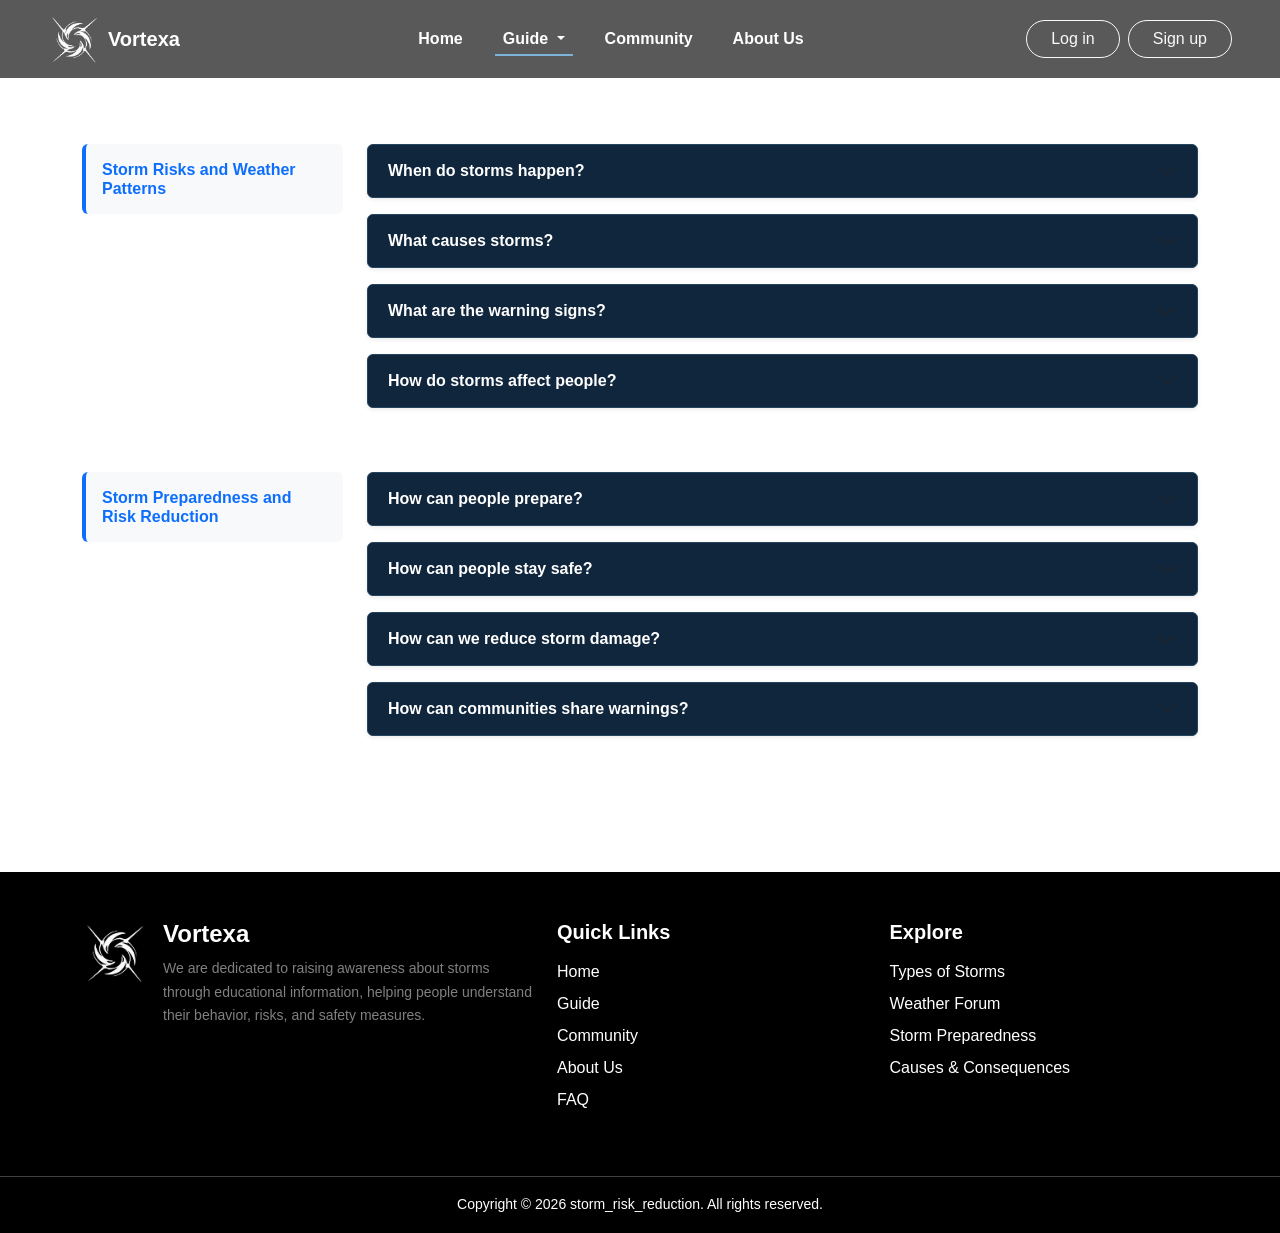
<file: page/faq.html>
<!DOCTYPE html>
<html lang="en">
<head>
    <meta charset="UTF-8">
    <meta name="viewport" content="width=device-width, initial-scale=1.0">
    <title>FAQ</title>
    <link href="https://cdn.jsdelivr.net/npm/bootstrap@5.3.8/dist/css/bootstrap.min.css" rel="stylesheet">
    <link rel="stylesheet" href="https://cdn.jsdelivr.net/npm/bootstrap-icons@1.13.1/font/bootstrap-icons.min.css">
    <link href="https://unpkg.com/aos@2.3.1/dist/aos.css" rel="stylesheet">
    <link rel="shortcut icon" href="../media/voretxa logo.png">
    <link rel="stylesheet" href="../style/style.css">
</head>

<body>

    <!-- Start NAVBAR -->
    <nav class="navbar navbar-expand-lg navbar-dark fixed-top navbar-blurred">
        <div class="container-fluid px-3 px-lg-5">
            <a href="../index.html" class="navbar-brand d-flex align-items-center">
                <img src="../media/voretxa logo.png" class="nav-logo-img object-fit-contain" alt="Logo">
                <span class="ms-2 fw-bold fs-5">Vortexa</span>
            </a>
            <button class="navbar-toggler" type="button" data-bs-toggle="collapse" data-bs-target="#navbarmenu" aria-controls="navbarmenu" aria-expanded="false" aria-label="Toggle navigation">
                <span class="navbar-toggler-icon"></span>
            </button>
            <div class="collapse navbar-collapse" id="navbarmenu">
                <ul class="navbar-nav mx-auto nav-links gap-lg-4">
                    <li class="nav-item">
                        <a href="../index.html" class="nav-link text-white fw-bold"> Home </a>
                    </li>

                    <li class="nav-item dropdown">
                        <a class="nav-link dropdown-toggle text-white fw-bold active" href="#" id="guideDropdown" role="button" data-bs-toggle="dropdown" aria-expanded="false" aria-current="page">
                            Guide
                        </a>
                        <ul class="dropdown-menu dropdown-menu-dark" aria-labelledby="guideDropdown">
                            <li><a href="guide.html" class="dropdown-item"> Guide </a></li>
                            <li> <a href="stormrisk.html" class="dropdown-item"> Storm Risk </a> </li>
                            <li> <a href="faq.html" class="dropdown-item active"> FAQ</a></li>
                        </ul>
                    </li>
                    <li class="nav-item"><a href="community.html" class="nav-link text-white fw-bold"> Community </a></li>
                    <li class="nav-item"> <a href="aboutus.html" class="nav-link text-white fw-bold"> About Us </a> </li>
                </ul>

                <div class="d-flex flex-column flex-lg-row gap-2 mt-3 mt-lg-0">
                    <a href="#" class="btn btn-outline-light rounded-pill px-4"> Log in </a>
                    <a href="#" class="btn btn-outline-light rounded-pill px-4">Sign up </a>
                </div>
            </div>
        </div>
    </nav>
    <!-- End NAVBAR -->


    <!-- Start FAQ  -->
    <div class="container py-5 mt-5" id="faq">
        <div class="row mb-5 mt-5">

            <div class="col-md-3 mb-3" data-aos="fade-right">
                <h6 class="fw-bold text-primary bg-light p-3 rounded border-start border-4 border-primary">
                    Storm Risks and Weather Patterns
                </h6>
            </div>

            <div class="col-md-9">

                <div class="accordion" id="faq1">

                    <!-- Question 1 -->
                    <div class="accordion-item mb-3 rounded shadow-sm" data-aos="fade-up" data-aos-delay="100">
                        <h2 class="accordion-header">
                            <button class="accordion-button collapsed fw-semibold py-3" type="button"
                                data-bs-toggle="collapse" data-bs-target="#question1"
                                aria-expanded="false" aria-controls="question1">
                                When do storms happen?
                            </button>
                        </h2>

                        <div id="question1" class="accordion-collapse collapse" data-bs-parent="#faq1">
                            <div class="accordion-body p-4">
                                Storms often happen during the rainy season, especially when there is heavy rain, strong wind, and thunderstorms.
                            </div>
                        </div>
                    </div>

                    <!-- Question 2 -->
                    <div class="accordion-item mb-3 rounded shadow-sm" data-aos="fade-up" data-aos-delay="200">
                        <h2 class="accordion-header">
                            <button class="accordion-button collapsed fw-semibold py-3" type="button"
                                data-bs-toggle="collapse" data-bs-target="#question2"
                                aria-expanded="false" aria-controls="question2">
                                What causes storms?
                            </button>
                        </h2>

                        <div id="question2" class="accordion-collapse collapse" data-bs-parent="#faq1">
                            <div class="accordion-body p-4">
                                Storms form when warm, moist air rises and meets cooler air, creating clouds, rain, and strong winds.
                            </div>
                        </div>
                    </div>

                    <!-- Question 3 -->
                    <div class="accordion-item mb-3 rounded shadow-sm" data-aos="fade-up" data-aos-delay="300">
                        <h2 class="accordion-header">
                            <button class="accordion-button collapsed fw-semibold py-3" type="button"
                                data-bs-toggle="collapse" data-bs-target="#question3"
                                aria-expanded="false" aria-controls="question3">
                                What are the warning signs?
                            </button>
                        </h2>

                        <div id="question3" class="accordion-collapse collapse" data-bs-parent="#faq1">
                            <div class="accordion-body p-4">
                                Dark clouds, strong winds, thunder, lightning, and heavy rain can be signs of an approaching storm.
                            </div>
                        </div>
                    </div>

                    <!-- Question 4 -->
                    <div class="accordion-item mb-3 rounded shadow-sm" data-aos="fade-up" data-aos-delay="400">
                        <h2 class="accordion-header">
                            <button class="accordion-button collapsed fw-semibold py-3" type="button"
                                data-bs-toggle="collapse" data-bs-target="#question4"
                                aria-expanded="false" aria-controls="question4">
                                How do storms affect people?
                            </button>
                        </h2>

                        <div id="question4" class="accordion-collapse collapse" data-bs-parent="#faq1">
                            <div class="accordion-body p-4">
                                Storms can damage homes, flood roads, destroy crops, and cause power cuts.
                            </div>
                        </div>
                    </div>

                </div>
            </div>
        </div>


        <!-- Second FAQ Group -->
        <div class="row mb-5">

            <div class="col-md-3 mb-3" data-aos="fade-right">
                <h6 class="fw-bold text-primary bg-light p-3 rounded border-start border-4 border-primary">
                    Storm Preparedness and Risk Reduction
                </h6>
            </div>

            <div class="col-md-9">

                <div class="accordion" id="faq5">

                    <!-- Question 5 -->
                    <div class="accordion-item mb-3 rounded shadow-sm" data-aos="fade-up" data-aos-delay="100">
                        <h2 class="accordion-header">
                            <button class="accordion-button collapsed fw-semibold py-3" type="button"
                                data-bs-toggle="collapse" data-bs-target="#question5"
                                aria-expanded="false" aria-controls="question5">
                                How can people prepare?
                            </button>
                        </h2>

                        <div id="question5" class="accordion-collapse collapse" data-bs-parent="#faq5">
                            <div class="accordion-body p-4">
                                People can prepare by checking weather forecasts, preparing emergency supplies, and securing their homes.
                            </div>
                        </div>
                    </div>

                    <!-- Question 6 -->
                    <div class="accordion-item mb-3 rounded shadow-sm" data-aos="fade-up" data-aos-delay="200">
                        <h2 class="accordion-header">
                            <button class="accordion-button collapsed fw-semibold py-3" type="button"
                                data-bs-toggle="collapse" data-bs-target="#question6"
                                aria-expanded="false" aria-controls="question6">
                                How can people stay safe?
                            </button>
                        </h2>

                        <div id="question6" class="accordion-collapse collapse" data-bs-parent="#faq5">
                            <div class="accordion-body p-4">
                                People should stay indoors, avoid flooded areas, and keep away from trees and power lines.
                            </div>
                        </div>
                    </div>

                    <!-- Question 7 -->
                    <div class="accordion-item mb-3 rounded shadow-sm" data-aos="fade-up" data-aos-delay="300">
                        <h2 class="accordion-header">
                            <button class="accordion-button collapsed fw-semibold py-3" type="button"
                                data-bs-toggle="collapse" data-bs-target="#question7"
                                aria-expanded="false" aria-controls="question7">
                                How can we reduce storm damage?
                            </button>
                        </h2>

                        <div id="question7" class="accordion-collapse collapse" data-bs-parent="#faq5">
                            <div class="accordion-body p-4">
                                We can clear drains, secure roofs, plant trees, and improve drainage systems.
                            </div>
                        </div>
                    </div>

                    <!-- Question 8 -->
                    <div class="accordion-item mb-3 rounded shadow-sm" data-aos="fade-up" data-aos-delay="400">
                        <h2 class="accordion-header">
                            <button class="accordion-button collapsed fw-semibold py-3" type="button"
                                data-bs-toggle="collapse" data-bs-target="#question8"
                                aria-expanded="false" aria-controls="question8">
                                How can communities share warnings?
                            </button>
                        </h2>

                        <div id="question8" class="accordion-collapse collapse" data-bs-parent="#faq5">
                            <div class="accordion-body p-4">
                                Communities can share storm warnings through radio, social media, and local announcements.
                            </div>
                        </div>
                    </div>

                </div>
            </div>
        </div>

    </div>
    <!-- END FAQ SECTION -->


    <!-- Start FOOTER -->
    <footer class="bg-black text-white mt-4">
        <div class="container py-5">
            <div class="row g-4">
                <div class="col-12 col-md-5">
                    <div class="d-flex align-items-start">
                        <a href="index.html"><img src="../media/voretxa logo.png" class="footer-logo me-3" alt="logo"></a>
                        <div>
                            <h4 class="fw-bold">Vortexa</h4>
                            <p class="small text-white-50">
                                We are dedicated to raising awareness about storms through educational information, helping people understand their behavior, risks, and safety measures.
                            </p>
                        </div>
                    </div>
                </div>

                <div class="col-12 col-md-7">
                    <div class="row g-4">
                        <div class="col-6 col-md-6">
                            <h5 class="fw-bold mb-3">Quick Links</h5>
                            <ul class="list-unstyled footer-links">
                                <li class="mb-2">
                                    <a href="../index.html" class="text-decoration-none text-white">Home</a>
                                </li>
                                <li class="mb-2">
                                    <a href="guide.html" class="text-decoration-none text-white">Guide</a>
                                </li>
                                <li class="mb-2">
                                    <a href="community.html" class="text-decoration-none text-white">Community</a>
                                </li>
                                <li class="mb-2">
                                    <a href="aboutus.html" class="text-decoration-none text-white">About Us</a>
                                </li>
                                <li class="mb-2">
                                    <a href="faq.html" class="text-decoration-none text-white">FAQ</a>
                                </li>
                            </ul>
                        </div>


                        <div class="col-6 col-md-6">
                            <h5 class="fw-bold mb-3">Explore</h5>

                            <ul class="list-unstyled footer-links">
                                <li class="mb-2">
                                    <a href="guide.html#storm-type" class="text-decoration-none text-white">Types of Storms</a>
                                </li>
                                <li class="mb-2">
                                    <a href="community.html#weather-forum" class="text-decoration-none text-white">Weather Forum</a>
                                </li>
                                <li class="mb-2">
                                    <a href="guide.html#Preparedness" class="text-decoration-none text-white">Storm Preparedness</a>
                                </li>
                                <li class="mb-2">
                                    <a href="guide.html#causes" class="text-decoration-none text-white">Causes & Consequences</a>
                                </li>
                            </ul>
                        </div>

                    </div>
                </div>

            </div>
        </div>


        <hr class="my-0">

        <div class="container text-center py-3">
            <p class="small mb-0 text-light-50">
                Copyright &copy; 2026 storm_risk_reduction. All rights reserved.
            </p>
        </div>

    </footer>

    <!-- End FOOTER  -->


    <!-- BOOTSTRAP JS -->
    <script src="https://cdn.jsdelivr.net/npm/bootstrap@5.3.8/dist/js/bootstrap.bundle.min.js"></script>

    <!-- AOS JS -->
    <script src="https://unpkg.com/aos@2.3.1/dist/aos.js"></script>

    <!-- INITIALIZE AOS -->
    <script>
        AOS.init({
            duration: 1000,
            once: true,
            offset: 100,
            easing: 'ease-in-out',
            mirror: false
        });
    </script>

</body>
</html>
</file>
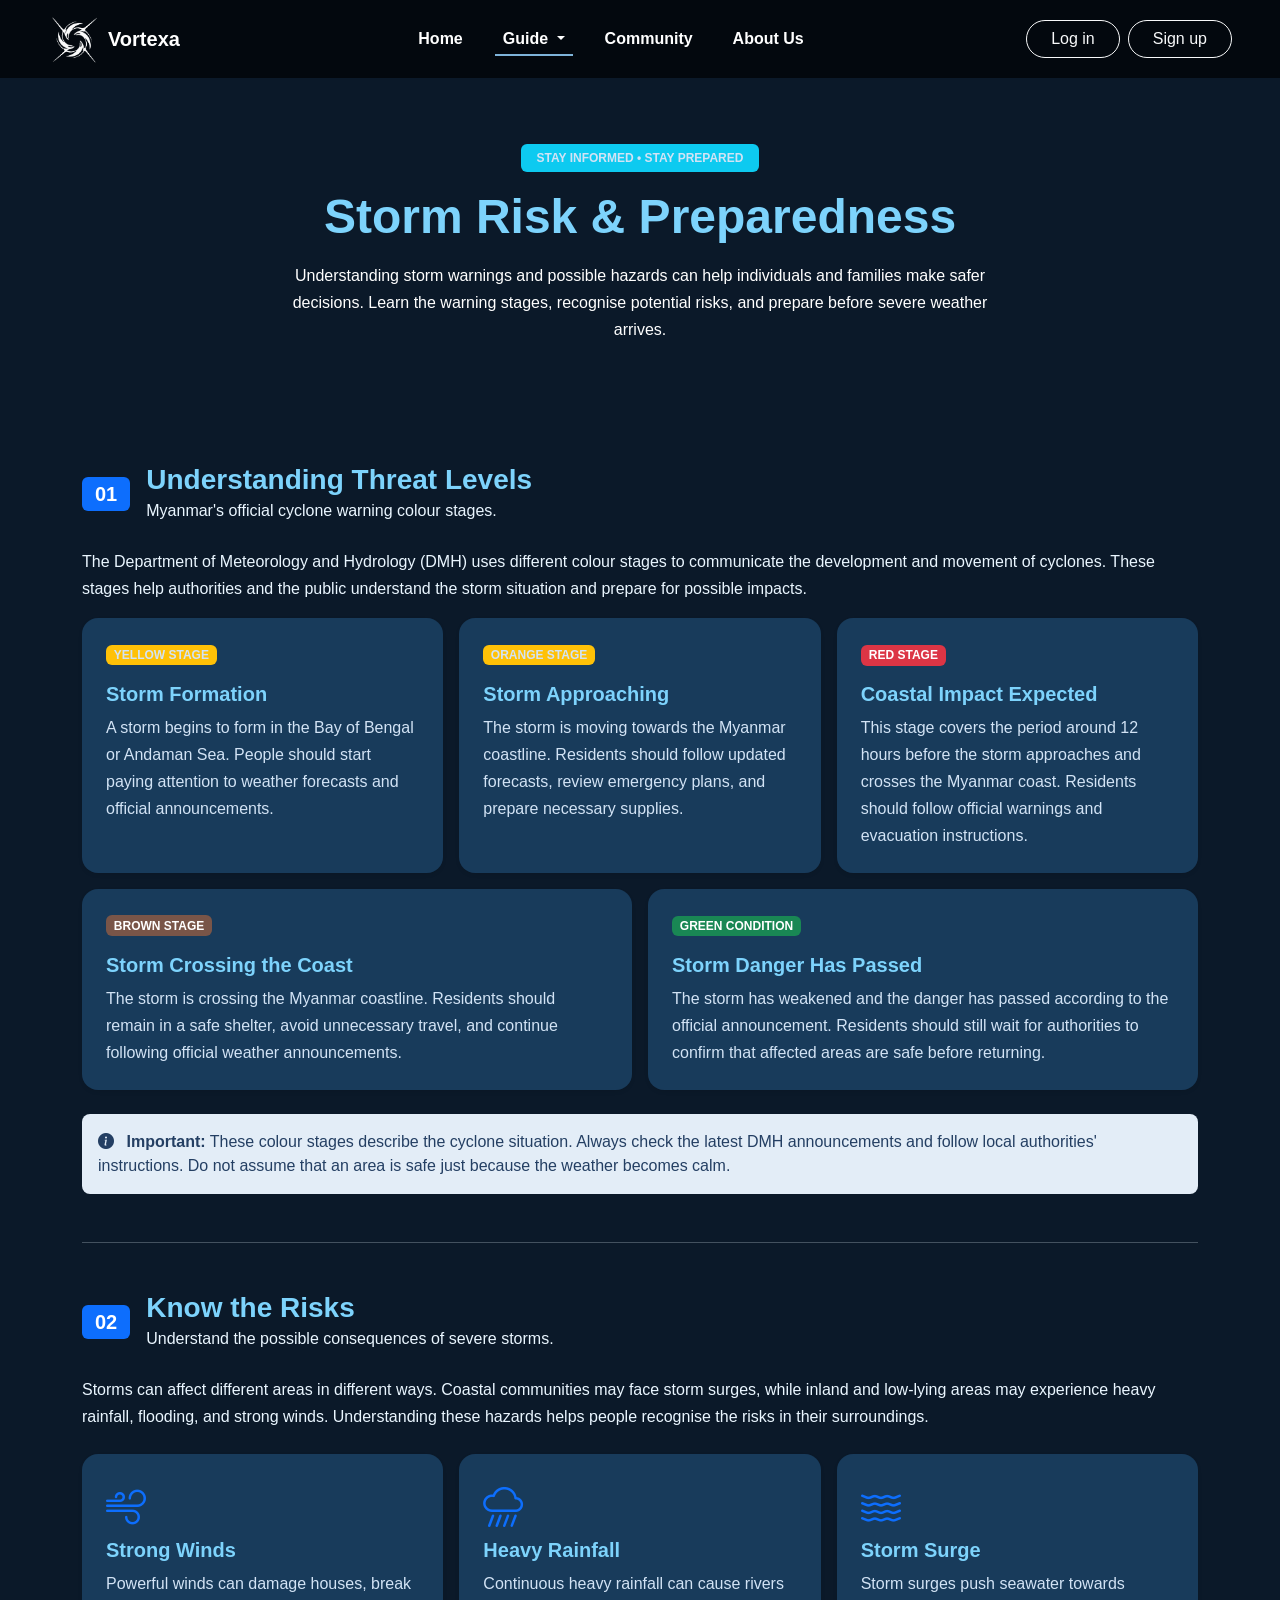
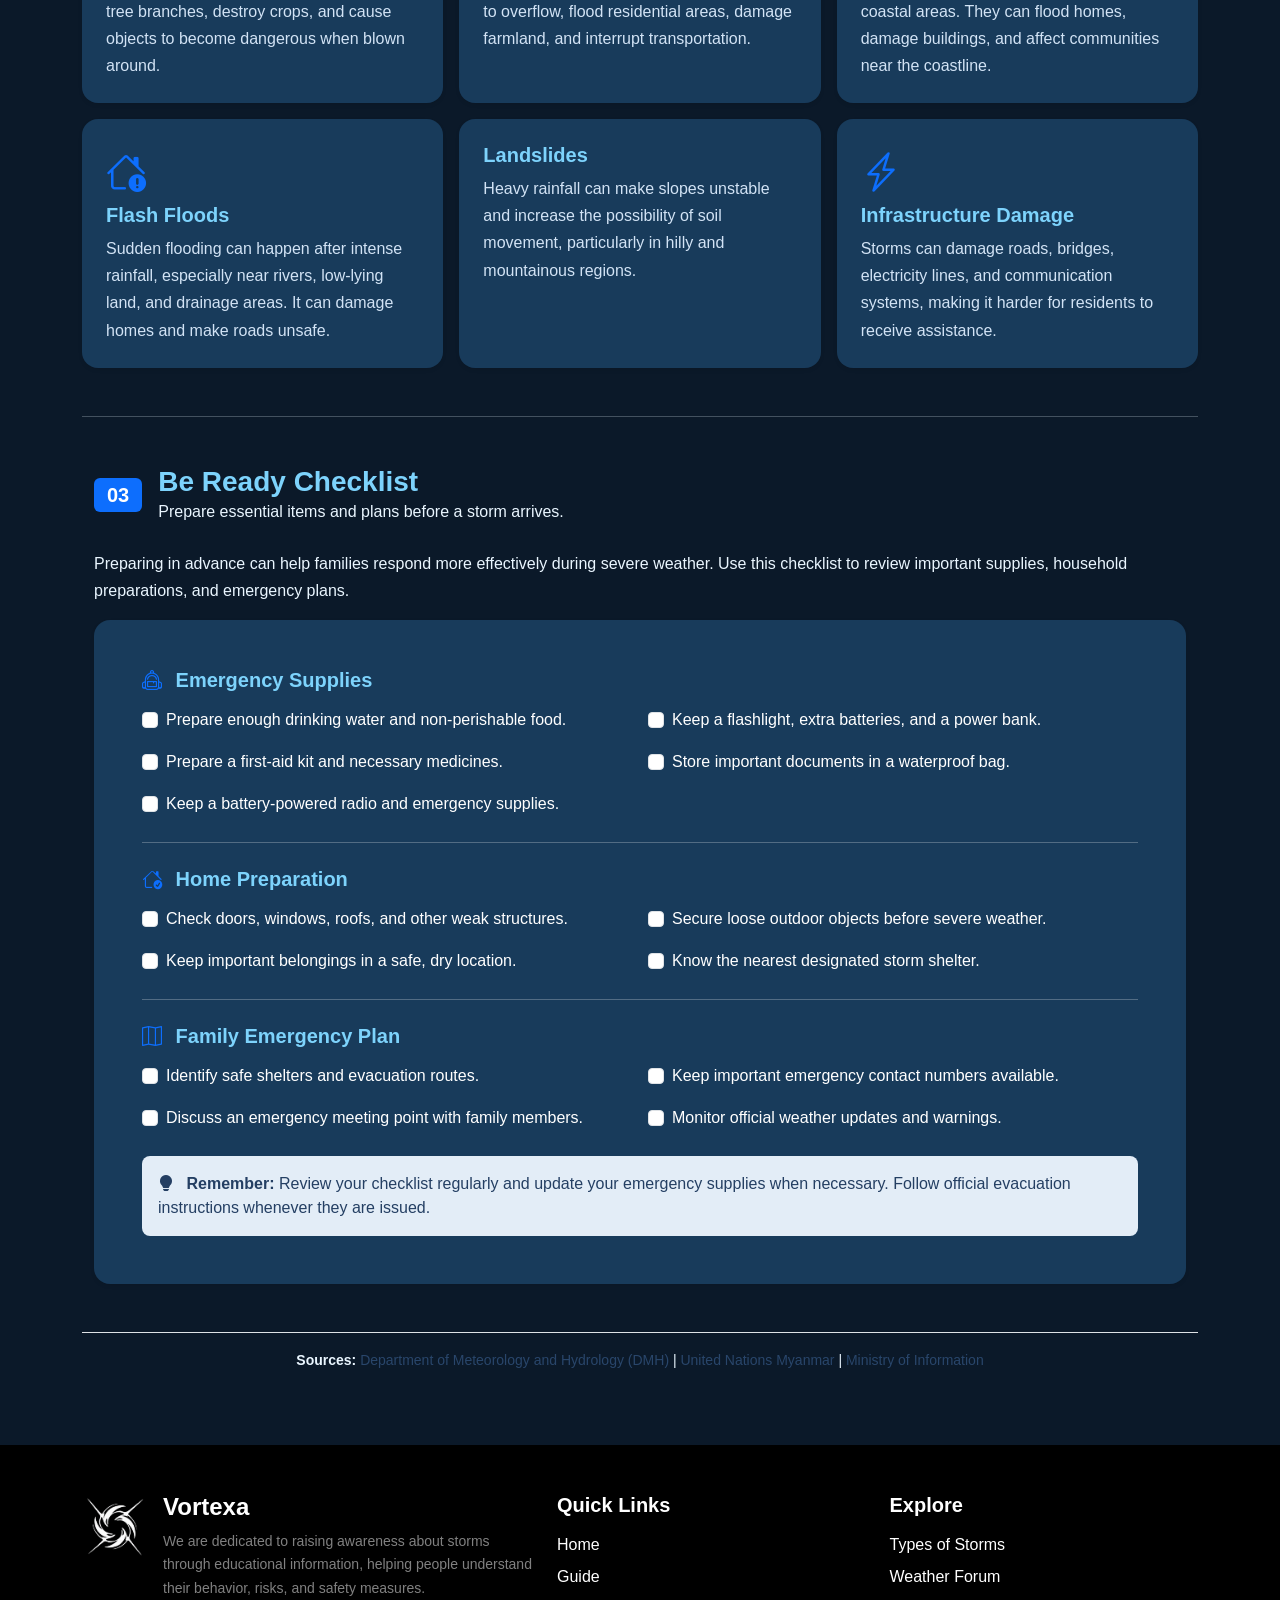
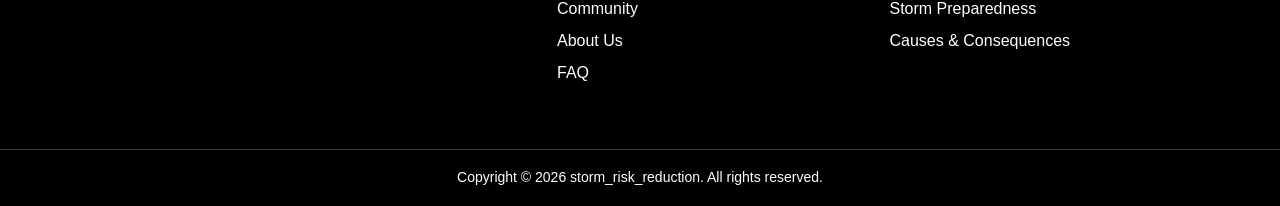
<file: page/stormrisk.html>
<!DOCTYPE html>
<html lang="en">
<head>
    <meta charset="UTF-8">
    <meta name="viewport" content="width=device-width, initial-scale=1.0">
    <title>Storm Risk & Preparedness</title>
    <link href="https://cdn.jsdelivr.net/npm/bootstrap@5.3.8/dist/css/bootstrap.min.css" rel="stylesheet">
    <link rel="stylesheet" href="https://cdn.jsdelivr.net/npm/bootstrap-icons@1.13.1/font/bootstrap-icons.min.css">
    <link href="https://unpkg.com/aos@2.3.1/dist/aos.css" rel="stylesheet">
    <link rel="shortcut icon" href="../media/voretxa logo.png">
    <link rel="stylesheet" href="../style/style.css">
    <link rel="stylesheet" href="../style/community.css">
</head>
<body>

    <!-- Start NAVBAR -->
    <nav class="navbar navbar-expand-lg navbar-dark fixed-top navbar-blurred">
        <div class="container-fluid px-3 px-lg-5">
            <a href="../index.html" class="navbar-brand d-flex align-items-center">
                <img src="../media/voretxa logo.png" class="nav-logo-img object-fit-contain" alt="Logo">
                <span class="ms-2 fw-bold fs-5">Vortexa</span>
            </a>
            <button class="navbar-toggler" type="button" data-bs-toggle="collapse" data-bs-target="#navbarmenu" aria-controls="navbarmenu" aria-expanded="false" aria-label="Toggle navigation">
                <span class="navbar-toggler-icon"></span>
            </button>

            <div class="collapse navbar-collapse" id="navbarmenu">
                <ul class="navbar-nav mx-auto nav-links gap-lg-4">
                    <li class="nav-item">
                        <a href="../index.html" class="nav-link text-white fw-bold">Home</a>
                    </li>
                    <li class="nav-item dropdown">
                        <a class="nav-link dropdown-toggle text-white fw-bold active"
                            href="#" id="guideDropdown" role="button"
                            data-bs-toggle="dropdown" aria-expanded="false">
                            Guide
                        </a>
                        <ul class="dropdown-menu dropdown-menu-dark" aria-labelledby="guideDropdown">
                            <li><a href="guide.html" class="dropdown-item">Guide</a></li>
                            <li><a href="stormrisk.html" class="dropdown-item active">Storm Risk</a></li>
                        </ul>
                    </li>

                    <li class="nav-item">
                        <a href="community.html" class="nav-link text-white fw-bold">Community</a>
                    </li>

                    <li class="nav-item">
                        <a href="aboutus.html" class="nav-link text-white fw-bold">About Us</a>
                    </li>
                </ul>

                <div class="d-flex flex-column flex-lg-row gap-2 mt-3 mt-lg-0">
                    <a href="#" class="btn btn-outline-light rounded-pill px-4">Log in</a>
                    <a href="#" class="btn btn-outline-light rounded-pill px-4">Sign up</a>
                </div>
            </div>
        </div>
    </nav>
    <!-- END NAVBAR -->

    <!-- Start MAIN CONTENT -->
    <section class="container my-5 py-4" id="storm-risk-checklist">
        <div class="storm-banner text-white text-center py-5 mb-5" data-aos="fade-up">
            <div class="container py-4">

                <span class="badge bg-info text-dark px-3 py-2 mb-3">
                    STAY INFORMED • STAY PREPARED
                </span>

                <h2 class="fw-bold display-5 mb-3">
                    Storm Risk & Preparedness
                </h2>

                <p class="mx-auto mb-0">
                    Understanding storm warnings and possible hazards can help individuals and families make safer decisions. Learn the warning stages, recognise potential risks, and prepare before severe weather arrives.
                </p>

            </div>
        </div>

        <div class="mb-5">
            <div class="d-flex align-items-center mb-4" data-aos="fade-right">
                <span class="badge bg-primary fs-5 me-3">01</span>
                <div>
                    <h3 class="fw-bold mb-0">Understanding Threat Levels</h3>
                    <p class="mb-0">
                        Myanmar's official cyclone warning colour stages.
                    </p>
                </div>
            </div>

            <p data-aos="fade-up">
                The Department of Meteorology and Hydrology (DMH) uses different colour stages to communicate the development and movement of cyclones. These stages help authorities and the public understand the storm situation and prepare for possible impacts.
            </p>

            <div class="row g-3">

                <!-- Yellow -->
                <div class="col-12 col-md-6 col-lg-4" data-aos="fade-up" data-aos-delay="100">
                    <div class="card h-100 border-0 shadow-sm rounded-4">
                        <div class="card-body p-4">
                            <span class="badge bg-warning text-dark mb-3">YELLOW STAGE</span>
                            <h5 class="fw-bold">Storm Formation</h5>
                            <p class="mb-0">
                                A storm begins to form in the Bay of Bengal or Andaman Sea. People should start paying attention to weather forecasts and official announcements.
                            </p>
                        </div>
                    </div>
                </div>

                <!-- Orange -->
                <div class="col-12 col-md-6 col-lg-4" data-aos="fade-up" data-aos-delay="200">
                    <div class="card h-100 border-0 shadow-sm rounded-4">
                        <div class="card-body p-4">
                            <span class="badge bg-warning text-dark mb-3">ORANGE STAGE</span>
                            <h5 class="fw-bold">Storm Approaching</h5>
                            <p class="mb-0">
                                The storm is moving towards the Myanmar coastline. Residents should follow updated forecasts, review emergency plans, and prepare necessary supplies.
                            </p>
                        </div>
                    </div>
                </div>

                <!-- Red -->
                <div class="col-12 col-md-6 col-lg-4" data-aos="fade-up" data-aos-delay="300">
                    <div class="card h-100 border-0 shadow-sm rounded-4">
                        <div class="card-body p-4">
                            <span class="badge bg-danger mb-3">RED STAGE</span>
                            <h5 class="fw-bold">Coastal Impact Expected</h5>
                            <p class="mb-0">
                                This stage covers the period around 12 hours before the storm approaches and crosses the Myanmar coast. Residents should follow official warnings and evacuation instructions.
                            </p>
                        </div>
                    </div>
                </div>

                <!-- Brown -->
                <div class="col-12 col-md-6 col-lg-6" data-aos="fade-up" data-aos-delay="400">
                    <div class="card h-100 border-0 shadow-sm rounded-4">
                        <div class="card-body p-4">
                            <span class="badge text-white mb-3" style="background-color: #795548;">
                                BROWN STAGE
                            </span>
                            <h5 class="fw-bold">Storm Crossing the Coast</h5>

                            <p class="mb-0">
                                The storm is crossing the Myanmar coastline. Residents should remain in a safe shelter, avoid unnecessary travel, and continue following official weather announcements.
                            </p>
                        </div>
                    </div>
                </div>

                <!-- Green -->
                <div class="col-12 col-md-6 col-lg-6" data-aos="fade-up" data-aos-delay="500">
                    <div class="card h-100 border-0 shadow-sm rounded-4">
                        <div class="card-body p-4">
                            <span class="badge bg-success mb-3">GREEN CONDITION</span>
                            <h5 class="fw-bold">Storm Danger Has Passed</h5>
                            <p class="mb-0">
                                The storm has weakened and the danger has passed according to the official announcement. Residents should still wait for authorities to confirm that affected areas are safe before returning.
                            </p>
                        </div>
                    </div>
                </div>
            </div>

            <!-- IMPORTANT ALERT -->
            <div class="alert alert-info border-0 rounded-3 mt-4" data-aos="fade-up">
                <i class="bi bi-info-circle-fill me-2"></i>
                <strong>Important:</strong>
                These colour stages describe the cyclone situation. Always check the latest DMH announcements and follow local authorities' instructions. Do not assume that an area is safe just because the weather becomes calm.
            </div>
        </div>

        <hr class="my-5">

        <!-- 2. KNOW THE RISKS -->
        <div class="mb-5">
            <div class="d-flex align-items-center mb-4" data-aos="fade-right">
                <span class="badge bg-primary fs-5 me-3">02</span>
                <div>
                    <h3 class="fw-bold mb-0">Know the Risks</h3>
                    <p class="mb-0">
                        Understand the possible consequences of severe storms.
                    </p>
                </div>
            </div>

            <p class="mb-4" data-aos="fade-up">
                Storms can affect different areas in different ways. Coastal communities may face storm surges, while inland and low-lying areas may experience heavy rainfall, flooding, and strong winds. Understanding these hazards helps people recognise the risks in their surroundings.
            </p>

            <div class="row g-3">
                <!-- Strong Winds -->
                <div class="col-12 col-md-6 col-lg-4" data-aos="zoom-in" data-aos-delay="100">
                    <div class="card h-100 border-0 shadow-sm rounded-4">
                        <div class="card-body p-4">
                            <i class="bi bi-wind fs-1 text-primary mb-3"></i>
                            <h5 class="fw-bold">Strong Winds</h5>
                            <p class="mb-0">
                                Powerful winds can damage houses, break tree branches, destroy crops, and cause objects to become dangerous when blown around.
                            </p>
                        </div>
                    </div>
                </div>

                <!-- Heavy Rainfall -->
                <div class="col-12 col-md-6 col-lg-4" data-aos="zoom-in" data-aos-delay="200">
                    <div class="card h-100 border-0 shadow-sm rounded-4">
                        <div class="card-body p-4">
                            <i class="bi bi-cloud-rain-heavy fs-1 text-primary mb-3"></i>
                            <h5 class="fw-bold">Heavy Rainfall</h5>
                            <p class="mb-0">
                                Continuous heavy rainfall can cause rivers to overflow, flood residential areas, damage farmland, and interrupt transportation.
                            </p>
                        </div>
                    </div>
                </div>

                <!-- Storm Surge -->
                <div class="col-12 col-md-6 col-lg-4" data-aos="zoom-in" data-aos-delay="300">
                    <div class="card h-100 border-0 shadow-sm rounded-4">
                        <div class="card-body p-4">
                            <i class="bi bi-water fs-1 text-primary mb-3"></i>
                            <h5 class="fw-bold">Storm Surge</h5>
                            <p class="mb-0">
                                Storm surges push seawater towards coastal areas. They can flood homes, damage buildings, and affect communities near the coastline.
                            </p>
                        </div>
                    </div>
                </div>

                <!-- Flash Floods -->
                <div class="col-12 col-md-6 col-lg-4" data-aos="zoom-in" data-aos-delay="400">
                    <div class="card h-100 border-0 shadow-sm rounded-4">
                        <div class="card-body p-4">
                            <i class="bi bi-house-exclamation fs-1 text-primary mb-3"></i>
                            <h5 class="fw-bold">Flash Floods</h5>
                            <p class="mb-0">
                                Sudden flooding can happen after intense rainfall, especially near rivers, low-lying land, and drainage areas. It can damage homes and make roads unsafe.
                            </p>
                        </div>
                    </div>
                </div>

                <!-- Landslides -->
                <div class="col-12 col-md-6 col-lg-4" data-aos="zoom-in" data-aos-delay="500">
                    <div class="card h-100 border-0 shadow-sm rounded-4">
                        <div class="card-body p-4">
                            <i class="bi bi-mountains fs-1 text-primary mb-3"></i>
                            <h5 class="fw-bold">Landslides</h5>
                            <p class="mb-0">
                                Heavy rainfall can make slopes unstable and increase the possibility of soil movement, particularly in hilly and mountainous regions.
                            </p>
                        </div>
                    </div>
                </div>

                <!-- Infrastructure Damage -->
                <div class="col-12 col-md-6 col-lg-4" data-aos="zoom-in" data-aos-delay="600">
                    <div class="card h-100 border-0 shadow-sm rounded-4">
                        <div class="card-body p-4">
                            <i class="bi bi-lightning-charge fs-1 text-primary mb-3"></i>
                            <h5 class="fw-bold">Infrastructure Damage</h5>
                            <p class="mb-0">
                                Storms can damage roads, bridges, electricity lines, and communication systems, making it harder for residents to receive assistance.
                            </p>
                        </div>
                    </div>
                </div>
            </div>
        </div>

        <hr class="my-5">

        <!-- 3. BE READY CHECKLIST -->
        <div class="container">
            <div class="d-flex align-items-center mb-4" data-aos="fade-right">
                <span class="badge bg-primary fs-5 me-3">03</span>
                <div>
                    <h3 class="fw-bold mb-0">Be Ready Checklist</h3>
                    <p class="mb-0">
                        Prepare essential items and plans before a storm arrives.
                    </p>
                </div>
            </div>

            <p data-aos="fade-up">
                Preparing in advance can help families respond more effectively during severe weather. Use this checklist to review important supplies, household preparations, and emergency plans.
            </p>

            <div class="card border-0 shadow-sm rounded-4" data-aos="fade-up">
                <div class="card-body p-4 p-md-5">
                    <!-- Emergency Supplies -->
                    <h5 class="fw-bold mb-3">
                        <i class="bi bi-backpack2 text-primary me-2"></i>
                        Emergency Supplies
                    </h5>

                    <div class="row g-3 mb-4">
                        <div class="col-12 col-md-6">
                            <div class="form-check">
                                <input class="form-check-input" type="checkbox" id="ready1">
                                <label class="form-check-label" for="ready1">
                                    Prepare enough drinking water and non-perishable food.
                                </label>
                            </div>
                        </div>

                        <div class="col-12 col-md-6">
                            <div class="form-check">
                                <input class="form-check-input" type="checkbox" id="ready2">
                                <label class="form-check-label" for="ready2">
                                    Keep a flashlight, extra batteries, and a power bank.
                                </label>
                            </div>
                        </div>

                        <div class="col-12 col-md-6">
                            <div class="form-check">
                                <input class="form-check-input" type="checkbox" id="ready3">
                                <label class="form-check-label" for="ready3">
                                    Prepare a first-aid kit and necessary medicines.
                                </label>
                            </div>
                        </div>

                        <div class="col-12 col-md-6">
                            <div class="form-check">
                                <input class="form-check-input" type="checkbox" id="ready4">
                                <label class="form-check-label" for="ready4">
                                    Store important documents in a waterproof bag.
                                </label>
                            </div>
                        </div>

                        <div class="col-12 col-md-6">
                            <div class="form-check">
                                <input class="form-check-input" type="checkbox" id="ready5">
                                <label class="form-check-label" for="ready5">
                                    Keep a battery-powered radio and emergency supplies.
                                </label>
                            </div>
                        </div>

                    </div>

                    <hr class="my-4">

                    <!-- Home Preparation -->
                    <h5 class="fw-bold mb-3">
                        <i class="bi bi-house-check text-primary me-2"></i>
                        Home Preparation
                    </h5>

                    <div class="row g-3 mb-4">
                        <div class="col-12 col-md-6">
                            <div class="form-check">
                                <input class="form-check-input" type="checkbox" id="ready6">
                                <label class="form-check-label" for="ready6">
                                    Check doors, windows, roofs, and other weak structures.
                                </label>
                            </div>
                        </div>

                        <div class="col-12 col-md-6">
                            <div class="form-check">
                                <input class="form-check-input" type="checkbox" id="ready7">
                                <label class="form-check-label" for="ready7">
                                    Secure loose outdoor objects before severe weather.
                                </label>
                            </div>
                        </div>

                        <div class="col-12 col-md-6">
                            <div class="form-check">
                                <input class="form-check-input" type="checkbox" id="ready8">
                                <label class="form-check-label" for="ready8">
                                    Keep important belongings in a safe, dry location.
                                </label>
                            </div>
                        </div>

                        <div class="col-12 col-md-6">
                            <div class="form-check">
                                <input class="form-check-input" type="checkbox" id="ready9">
                                <label class="form-check-label" for="ready9">
                                    Know the nearest designated storm shelter.
                                </label>
                            </div>
                        </div>

                    </div>

                    <hr class="my-4">

                    <!-- Family Emergency Plan -->
                    <h5 class="fw-bold mb-3">
                        <i class="bi bi-map text-primary me-2"></i>
                        Family Emergency Plan
                    </h5>

                    <div class="row g-3">
                        <div class="col-12 col-md-6">
                            <div class="form-check">
                                <input class="form-check-input" type="checkbox" id="ready10">
                                <label class="form-check-label" for="ready10">
                                    Identify safe shelters and evacuation routes.
                                </label>
                            </div>
                        </div>

                        <div class="col-12 col-md-6">
                            <div class="form-check">
                                <input class="form-check-input" type="checkbox" id="ready11">
                                <label class="form-check-label" for="ready11">
                                    Keep important emergency contact numbers available.
                                </label>
                            </div>
                        </div>

                        <div class="col-12 col-md-6">
                            <div class="form-check">
                                <input class="form-check-input" type="checkbox" id="ready12">
                                <label class="form-check-label" for="ready12">
                                    Discuss an emergency meeting point with family members.
                                </label>
                            </div>
                        </div>

                        <div class="col-12 col-md-6">
                            <div class="form-check">
                                <input class="form-check-input" type="checkbox" id="ready13">
                                <label class="form-check-label" for="ready13">
                                    Monitor official weather updates and warnings.
                                </label>
                            </div>
                        </div>

                    </div>


                    <!-- Reminder -->
                    <div class="alert alert-info border-0 rounded-3 mt-4 mb-0">
                        <i class="bi bi-lightbulb-fill me-2"></i>
                        <strong>Remember:</strong>
                        Review your checklist regularly and update your emergency supplies when necessary. Follow official evacuation instructions whenever they are issued.
                    </div>
                </div>
            </div>
        </div>

        <!-- SOURCES -->
        <div class="mt-5 pt-3 border-top text-center" data-aos="fade-up">
            <p class="small mb-0">
                <strong>Sources:</strong>
                <a href="https://www.moezala.gov.mm/en/natural-disaster/80"
                    target="_blank" rel="noopener noreferrer">
                    Department of Meteorology and Hydrology (DMH)
                </a> |

                <a href="https://myanmar.un.org/en/268735-how-prepare-cyclone"
                    target="_blank" rel="noopener noreferrer">
                    United Nations Myanmar
                </a> |

                <a href="https://www.moi.gov.mm/moi%3Aeng/news/14580"
                    target="_blank" rel="noopener noreferrer">
                    Ministry of Information
                </a>

            </p>
        </div>
    </section>
    <!-- END MAIN CONTENT -->

    <!-- Start FOOTER -->
    <footer class="bg-black text-white mt-4">
        <div class="container py-5">
            <div class="row g-4">
                <div class="col-12 col-md-5">
                    <div class="d-flex align-items-start">
                        <a href="index.html"><img src="../media/voretxa logo.png" class="footer-logo me-3" alt="logo"></a>
                        <div>
                            <h4 class="fw-bold">Vortexa</h4>
                            <p class="small text-white-50">
                                We are dedicated to raising awareness about storms through educational information, helping people understand their behavior, risks, and safety measures.
                            </p>
                        </div>
                    </div>
                </div>

                <div class="col-12 col-md-7">
                    <div class="row g-4">
                        <div class="col-6 col-md-6">
                            <h5 class="fw-bold mb-3">Quick Links</h5>
                            <ul class="list-unstyled footer-links">
                                <li class="mb-2">
                                    <a href="../index.html" class="text-decoration-none text-white">Home</a>
                                </li>
                                <li class="mb-2">
                                    <a href="guide.html" class="text-decoration-none text-white">Guide</a>
                                </li>
                                <li class="mb-2">
                                    <a href="community.html" class="text-decoration-none text-white">Community</a>
                                </li>
                                <li class="mb-2">
                                    <a href="aboutus.html" class="text-decoration-none text-white">About Us</a>
                                </li>
                                <li class="mb-2">
                                    <a href="aboutus.html#faq" class="text-decoration-none text-white">FAQ</a>
                                </li>
                            </ul>
                        </div>


                        <div class="col-6 col-md-6">
                            <h5 class="fw-bold mb-3">Explore</h5>

                            <ul class="list-unstyled footer-links">
                                <li class="mb-2">
                                    <a href="guide.html#storm-type" class="text-decoration-none text-white">Types of Storms</a>
                                </li>
                                <li class="mb-2">
                                    <a href="community.html#weather-forum" class="text-decoration-none text-white">Weather Forum</a>
                                </li>
                                <li class="mb-2">
                                    <a href="guide.html#Preparedness" class="text-decoration-none text-white">Storm Preparedness</a>
                                </li>
                                <li class="mb-2">
                                    <a href="guide.html#causes" class="text-decoration-none text-white">Causes & Consequences</a>
                                </li>
                            </ul>
                        </div>

                    </div>
                </div>

            </div>
        </div>


        <hr class="my-0">

        <div class="container text-center py-3">
            <p class="small mb-0 text-light-50">
                Copyright &copy; 2026 storm_risk_reduction. All rights reserved.
            </p>
        </div>

    </footer>

    <!-- End FOOTER  -->


    <script src="https://cdn.jsdelivr.net/npm/bootstrap@5.3.8/dist/js/bootstrap.bundle.min.js"></script>
    <script src="https://unpkg.com/aos@2.3.1/dist/aos.js"></script>
    <script>
        AOS.init({
            duration: 1000,
            once: true,
            offset: 100,
            easing: 'ease-in-out',
            mirror: false
        });
    </script>

</body>
</html>
</file>
<file: style/style.css>
body {
    font-family: Arial, sans-serif;
    color: #12344a;
    margin: 0;
    padding: 0;
}

html {
    scroll-behavior: smooth;
}

.section-title {
    color: #12344a;
}


/* NAVBAR */

.navbar-blurred {
    background: rgba(0, 0, 0, 0.65);
    backdrop-filter: blur(10px);
    -webkit-backdrop-filter: blur(10px);
}

.nav-logo-img {
    width: 52px;
    height: 52px;
    object-fit: contain;
}

.nav-links .nav-link {
    position: relative;
    font-weight: 600;
    transition: color 0.3s ease;
}

.nav-links .nav-link::before {
    content: "";
    position: absolute;
    left: 0;
    bottom: 3px;
    width: 0;
    height: 2px;
    background: #7eb3d9;
    transition: width 0.3s ease;
}
 
.nav-links .nav-link:hover::before,
.nav-links .nav-link.active::before {
    width: 100%;
}

.nav-links .nav-link:hover {
    color: #7eb3d9;
}

/* =============== start index ================== */
/* HERO SECTION */

.hero {
    background:
        linear-gradient(
            rgba(0, 0, 0, 0.45),
            rgba(0, 0, 0, 0.75)
        ),
        url("https://i.pinimg.com/originals/4f/7b/af/4f7baf9d24aa5ca3a8c98d7dec85576c.gif");
        background-position: center;
        background-size: cover;
        background-repeat: no-repeat;
        background-attachment: fixed;
}

.hero-content {
    padding-top: 175px;
    padding-bottom: 40px;
}

.hero-content h1 {
    line-height: 1.15;
}

.hero-content p {
    max-width: 750px;
    line-height: 1.8;
}

.hero-bottom {
    background: rgba(0, 0, 0, 0.25);
}

.hero-bottom h2 {
    color: #7eb3d9;
}

.hero-bottom hr {
    border: 1px solid white;
    opacity: 0.7;
}

.hero-bottom p {
    color: #eeeeee;
    line-height: 1.6;
}


/* INTRODUCTION SECTION */

.video-show {
    height: 350px;
    border-radius: 16px;
}

.video-show video {
    object-fit: cover;
}

.eyebrow-text {
    color: #4a90c2;
    letter-spacing: 2px;
    font-size: 14px;
}

.container p {
    line-height: 1.7;
}


/* TYPES OF STORMS */

.image-card {
    height: 350px;
    width: 100%;
    cursor: pointer;
    transition: transform 0.3s ease;
}

.image-card img {
    transition: transform 0.5s ease;
}

.image-card:hover {
    transform: translateY(-6px);
}

.image-card:hover img {
    transform: scale(1.08);
}

.image-img {
    background: linear-gradient(
        transparent,
        rgba(0, 0, 0, 0.95)
    );
    padding-top: 70px;
}

.image-img h5 {
    color: white;
}

.image-img p {
    line-height: 1.5;
}

.full-text {
    display: none;
}

.image-card:hover .full-text {
    display: block;
}

.image-card:hover .short-text {
    display: none;
}

.learn-btn {
    background: #1a3a5c;
    border: 1px solid #1a3a5c;
    transition: all 0.3s ease;
}

.learn-btn:hover {
    background: #4a90c2;
    border-color: #4a90c2;
    color: white;
    transform: translateY(-3px);
}


/* CAUSES OF STORMS */

.info-card {
    color: #12344a;
    border: 1px solid #e3e8ef;
    border-radius: 15px;
    transition: all 0.3s ease;
    background: white;
}

.info-card:hover {
    transform: translateY(-7px);
    border-color: #7eb3d9;
    box-shadow: 0 10px 25px rgba(18, 52, 74, 0.12);
}

.info-card img {
    height: 190px;
    object-fit: cover;
    transition: transform 0.4s ease;
}

.info-card:hover img {
    transform: scale(1.04);
}

.info-card .card-body {
    padding: 20px;
}

.info-card .card-text {
    color: #526574;
    font-size: 14px;
    line-height: 1.7;
}


/* IMPACT OF STORMS */

.feature-item {
    background: #f8f9fa;
    border: 1px solid #e3e8ef;
    border-radius: 15px;
    padding: 22px;
    cursor: pointer;
    transition: all 0.4s ease;
}


.feature-item:hover {
    transform: translateY(-8px);
    background: #eaf4fc;
    border-color: #4a90c2;
    box-shadow: 0 12px 25px rgba(74, 144, 194, 0.25);
}


.feature-item i {
    color: #4a90c2;
    transition: all 0.4s ease;
}

.feature-item:hover i {
    color: #12344a;
    transform: scale(1.2);
}


.feature-item h3 {
    color: #12344a;
    transition: color 0.3s ease;
}

.feature-item:hover h3 {
    color: #2878ad;
}


.feature-item p {
    color: #526574;
    line-height: 1.7;
}


.storm-impact-img {
    width: 100%;
    max-height: 420px;
    object-fit: cover;
    transition: all 0.4s ease;
}

.storm-impact-img:hover {
    transform: scale(1.04);
    box-shadow: 0 12px 25px rgba(74, 144, 194, 0.3);
}


/* WHY REDUCE STORM RISK */

.tp {
    border: 1px solid #e3e8ef;
    transition: all 0.3s ease;
}

.tp:hover {
    transform: translateY(-7px);
    border-color: #7eb3d9;
    box-shadow: 0 10px 25px rgba(18, 52, 74, 0.12);
}

.tp i {
    color: #4a90c2;
}

.tp h4 {
    color: #12344a;
}

.paragraph {
    background: #f0f4f8;
    color: #526574;
}

.paragraph p {
    line-height: 1.8;
}

/* ==================== End index =======================  */

/* ================== start GUIDE ==========================  */

.carousel-caption {
    right: auto;
    bottom: auto;
}

.carousel-indicators .indi {
    width: 10px;
    height: 10px;
    position: relative;
}

.carousel-indicators {
    margin-left: 5%;
    margin-right: 5%;
}

.carousel-indicators::before {
    content: "";
    position: absolute;
    top: 50%;
    left: 0;
    right: 0;
    height: 2px;
    background-color: white;
    transform: translateY(-50%);
}

.carousel-indicators .indi span {
    position: absolute;
    bottom: 18px;
    left: 50%;
    transform: translateX(-50%);
    white-space: nowrap;
    color: white;
    font-size: 14px;
    text-indent: 0;
    z-index: 2;
    margin: 0;
}

/* HISTORICAL CAROUSEL */

.historical-content {
    position: relative;
}

.historical-content::before {
    content: "";
    position: absolute;
    top: 0;
    left: 0;
    width: 100%;
    height: 100%;
    background: rgba(0, 0, 0, 0.5);
}

/* STORM TITLE */

.storm-title {
    font-size: 48px;
    font-weight: 800;
    color: #7DD3FC;
    line-height: 1.2;
    text-shadow: 2px 2px 8px rgba(0, 0, 0, 0.8);
}

/* STORM CARD */

.storm-card {
    background-color: #102A43;
    color: white;
    border: 1px solid #244766;
}

/* STORM BOX */

.storm-box {
    background-color: #183B5B;
    color: #EAF6FF;
    padding: 15px;
    border-radius: 10px;
    margin-bottom: 12px;
    border-left: 4px solid #38BDF8;
    transition: all 0.3s ease;
    cursor: pointer;
}

.storm-box:hover {
    background-color: #24577D;
    transform: translateX(8px);
    box-shadow: 0 5px 15px rgba(0, 0, 0, 0.3);
}

/* STORM TEXT */

.storm-text {
    color: #CBD5E1;
    line-height: 1.8;
}

.storm-note {
    background-color: #163A59;
    color: #BAE6FD;
    padding: 15px;
    border-radius: 10px;
}

/* STORM IMAGE */

.storm-image {
    width: 100%;
    height: 350px;
    object-fit: cover;
}

/* ARTICLE IMAGE */

.article-image {
    width: 100%;
    height: 24rem;
    object-fit: cover;
    filter: blur(2px);
    transition: filter 0.3s ease;
}

.article-image:hover,
.article-image:focus-visible {
    filter: blur(0);
}

/* STORM BACKGROUND */

.c-bg {
    background-color: #102A43;
}

/* RELATED ARTICLES */

.list-group-item .row {
    width: 100%;
    margin-left: 0;
    margin-right: 0;
}

.sm-p {
    margin-left: 0;
    padding-left: 10px;
    text-align: left;
}

.sm-img {
    display: block;
    width: 100px;
    height: 80px;
    object-fit: cover;
    margin-left: 17px;
}
/* ===================== End guide ==================== */

/* ==================== Start FAQ ====================== */
#faq .accordion-item {
    background-color: #10263D;
    border: 1px solid #24445F;
    margin-bottom: 10px;
    border-radius: 8px;
    overflow: hidden;
}

#faq .accordion-button {
    background-color: #10263D;
    color: #FFFFFF;
    font-weight: 600;
}

#faq .accordion-button:not(.collapsed) {
    background-color: #18344F;
    color: #7DD3FC;
}

#faq .accordion-body {
    color: #D6E4F0;
    background-color: #0B1D30;
}
/* ======================= End FAQ ========================== */

/* ========================= Start About US =========================== */
/* About us */
.abt {
    min-height: 100vh;
    background:
        linear-gradient(rgba(3, 8, 20, 0.75), rgba(3, 8, 20, 0.85)),
        url('https://images.unsplash.com/photo-1605727216801-e27ce1d0cc28?auto=format&fit=crop&w=2000&q=90');
    background-size: cover;
    background-position: center;
}

.abt-title {
    font-size: clamp(48px, 8vw, 100px);
    line-height: 1;
}

.side-text {
    writing-mode: vertical-rl;
}

.title { 
    max-width: 600px;
}



/* main feature */

.hover-card {
    flex: 1;
    height: 480px;
    transition: flex 0.6s ease-in-out;
}

.hover-card:hover {
    flex: 2.5;
}

.text-vertical {
    writing-mode: vertical-lr;
    transform: rotate(180deg);
}

.hover-card:hover .text-vertical {
    writing-mode: horizontal-tb;
    transform: none;
}

.readmore-btn {
    opacity: 0;
}

.hover-card:hover .readmore-btn {
    opacity: 1;
}

.member-slide { display: none; }
        #member-1:checked ~ .members .member-slide:nth-child(1),
        #member-2:checked ~ .members .member-slide:nth-child(2),
        #member-3:checked ~ .members .member-slide:nth-child(3),
        #member-4:checked ~ .members .member-slide:nth-child(4) { display: block; }
        .member-photo { min-height: 300px; object-fit: cover; }

.member-img { 
    width: 70px;
    height: 70px;
}


.carousel-caption {
    right: auto;
    bottom: auto;
}

.storm-title {
    font-size: 48px;
    font-weight: 800;
    color: #ffd166;
    line-height: 1.2;
    text-shadow: 2px 2px 8px rgba(0, 0, 0, 0.8);
}

.storm-card {
    background-color: #102A43;
    color: white;
    border: 1px solid #244766;
}
 
.storm-title {
    color: #9fc3d3;
}
 
.storm-box {
    background-color: #183B5B;
    color: #EAF6FF;
    padding: 15px;
    border-radius: 10px;
    margin-bottom: 12px;
    border-left: 4px solid #38BDF8;
}
 
.storm-text {
    color: #CBD5E1;
    line-height: 1.8;
}
 
.storm-note {
    background-color: #163A59;
    color: #BAE6FD;
    padding: 15px;
    border-radius: 10px;
}
.storm-box {
    background-color: #183B5B;
    transition: all 0.3s ease;
    cursor: pointer;
}
 
.storm-box:hover {
    background-color: #24577D;
    transform: translateX(8px);
    box-shadow: 0 5px 15px rgba(0,0,0,0.3);
}

.article-image {
    width: 100%;
    height: 24rem;
    object-fit: cover;
    filter: blur(2px);
    transition: filter 0.3s ease;
    }
.article-image:hover,
.article-image:focus-visible {
    filter: blur(0);
}
@media (max-width: 575.98px) {
.article-image {
        height: 18rem;
    }
}
 @media (prefers-reduced-motion: reduce) {
    .article-image {
        transition: none;
    }
}

.storm-image {
    width: 100%;
    height: 350px;
    object-fit: cover;
}

@media (max-width: 767px) {
    .storm-image {
        height: 250px;
    }
}
#alvin,
#hazel,
#hazel1,
#emma {
    color: #eaf3ff;
}

#alvin{
    margin-top: 70px;
    border-radius: 20px;
}

/* Cards */
.card {
    background-color: #102b45;
    color: #eaf3ff;
    border: 1px solid #294c6b;
}

/* Card headings */
.card h1,
.card h2,
.card h3,
.card h4,
.card h5,
.card h6,
.card-title {
    color: #eaf3ff;
}

.card p,
.card-text,
.text-dark {
    color: #d2e3f5 !important;
}

a {
    color: #8fc8ff;
}

a:hover {
    color: #c5e4ff;
}

.accordion-item {
    background-color: #102b45;
    border-color: #294c6b;
}

.accordion-button {
    background-color: #183b59;
    color: #ffffff;
}

.accordion-button:not(.collapsed) {
    background-color: #285578;
    color: #ffffff;
}

.accordion-body {
    background-color: #102b45;
    color: #d2e3f5;
}

.form-control,
.form-select {
    background-color: #f0f6fc;
    color: #102b45;
    border-color: #547b9d;
}

.btn-primary {
    background-color: #285578;
    border-color: #285578;
    color: #ffffff;
}

.btn-primary:hover {
    background-color: #376f98;
    border-color: #376f98;
}

#weather .card {
    transition: all 0.3s ease;
}

#weather .card:hover {
    transform: translateY(-8px);
    background-color: rgb(20, 52, 101);
    cursor: pointer;
}


.abt {
    min-height: 100vh;
    background:
        linear-gradient(rgba(3, 8, 20, 0.75), rgba(3, 8, 20, 0.85)),
        url('https://images.unsplash.com/photo-1605727216801-e27ce1d0cc28?auto=format&fit=crop&w=2000&q=90');
    background-size: cover;
    background-position: center;
}

.abt-title {
    font-size: clamp(48px, 8vw, 100px);
    line-height: 1;
}

.side-text {
    writing-mode: vertical-rl;
}

.title { 
    max-width: 600px;
}



/* main feature */

.hover-card {
    flex: 1;
    height: 480px;
    transition: flex 0.6s ease-in-out;
}

.hover-card:hover {
    flex: 2.5;
}

.text-vertical {
    writing-mode: vertical-lr;
    transform: rotate(180deg);
}

.hover-card:hover .text-vertical {
    writing-mode: horizontal-tb;
    transform: none;
}

.readmore-btn {
    opacity: 0;
}

.hover-card:hover .readmore-btn {
    opacity: 1;
}

.member-slide { display: none; }
        #member-1:checked ~ .members .member-slide:nth-child(1),
        #member-2:checked ~ .members .member-slide:nth-child(2),
        #member-3:checked ~ .members .member-slide:nth-child(3),
        #member-4:checked ~ .members .member-slide:nth-child(4) { display: block; }
        .member-photo { min-height: 300px; object-fit: cover; }


/* ====================End About US ========================== */

/* ======================= FOOTER ===========================  */

.footer-logo {
    width: 65px;
    height: 65px;
    object-fit: contain;
}

footer {
    background: #050505;
}

footer h4,
footer h5 {
    color: white;
}

footer p {
    line-height: 1.7;
}

.footer-links a {
    transition: all 0.3s ease;
}

.footer-links a:hover {
    color: #7eb3d9;
    padding-left: 5px;
}
</file>
<file: style/community.css>
/* GENERAL */

body {
    background-color: #0B1929;
    color: #EAF6FF;
}


/* CURRENT WEATHER HERO*/

.com-section-1 {
    margin-top: 75px;
    background: linear-gradient(120deg, #07182B, #123B5A, #176080);
    color: white;
}

.weather-icon {
    font-size: 75px;
}

#temperature {
    font-size: 85px;
    font-weight: 600;
    color: white;
}

.hero-description {
    color: #DCEAF5;
}

.weather-detail {
    height: 100%;
    padding: 20px;
    background: rgba(255, 255, 255, 0.08);
    border: 1px solid rgba(255, 255, 255, 0.15);
    border-radius: 15px;
    transition: 0.3s ease;
}

.weather-detail i {
    font-size: 28px;
    color: #7DD3FC;
}

.weather-detail p {
    color: #B8D5E8;
    margin-top: 12px;
    margin-bottom: 5px;
}

.weather-detail h4 {
    color: white;
    font-weight: bold;
}

.weather-detail:hover {
    background: rgba(255, 255, 255, 0.15);
    transform: translateY(-5px);
}


/*  WEATHER FORECAST */

.forecast-wrapper {
    background-color: #10263D;
    border: 1px solid #294B68;
}

.community-heading {
    color: #7DD3FC;
}

.forecast-card {
    height: 100%;
    padding: 18px 10px;
    text-align: center;
    background-color: #183B5B;
    border: 1px solid #326184;
    border-radius: 12px;
    transition: 0.3s ease;
}

.forecast-card:hover {
    background-color: #24577D;
    transform: translateY(-5px);
}

.forecast-card p {
    color: #B8D5E8;
    font-size: 13px;
    margin-bottom: 5px;
}

.forecast-card h6 {
    color: #7DD3FC;
    font-weight: bold;
}

.forecast-card h4 {
    color: white;
    font-weight: bold;
    margin-bottom: 5px;
}

.forecast-card span {
    color: #B8D5E8;
}

.forecast-icon {
    font-size: 35px;
    margin: 12px 0;
}

.forecast-divider {
    border-color: #7DD3FC;
}


/* ============== Community =========== */
.card {
    transition: 0.3s ease;
}

.card:hover {
    transform: translateY(-6px);
    box-shadow: 0 8px 20px rgba(23, 43, 77, 0.15);
}

.card h4 {
    color: #243f63;
}

a {
    color: #29466b;
    text-decoration: none;
}

a:hover {
    color: #527da8;
    text-decoration: underline;
}

.alert-info {
    background-color: #e3edf7;
    color: #243f63;
}


/* ===================================Start STORM RISK======================================= */
.storm-banner {
    background-image: url('https://www.capecodhealth.org/cape-cod-health-news/how-to-stay-safe-in-a-storm/');
    background-position: center;
    background-size: cover;
    background-repeat: no-repeat;
}

.storm-banner p {
    max-width: 750px;
}

#storm-risk-checklist {
    margin-top: 110px;
    color: #EAF6FF;
}

#storm-risk-checklist h2,
#storm-risk-checklist h3 {
    color: #7DD3FC;
}

#storm-risk-checklist .card {
    background-color: #183B5B;
    border: 1px solid #326184;
    color: #FFFFFF;
    transition: 0.3s ease;
}

#storm-risk-checklist .card h5 {
    color: #7DD3FC;
}

#storm-risk-checklist .card p {
    color: #E0EAF2;
}

#storm-risk-checklist .card:hover {
    background-color: #24577D;
    transform: translateY(-5px);
    box-shadow: 0 8px 20px rgba(0, 0, 0, 0.3);
}   
/* =======================================End STORM RISK ================================================== */
</file>
